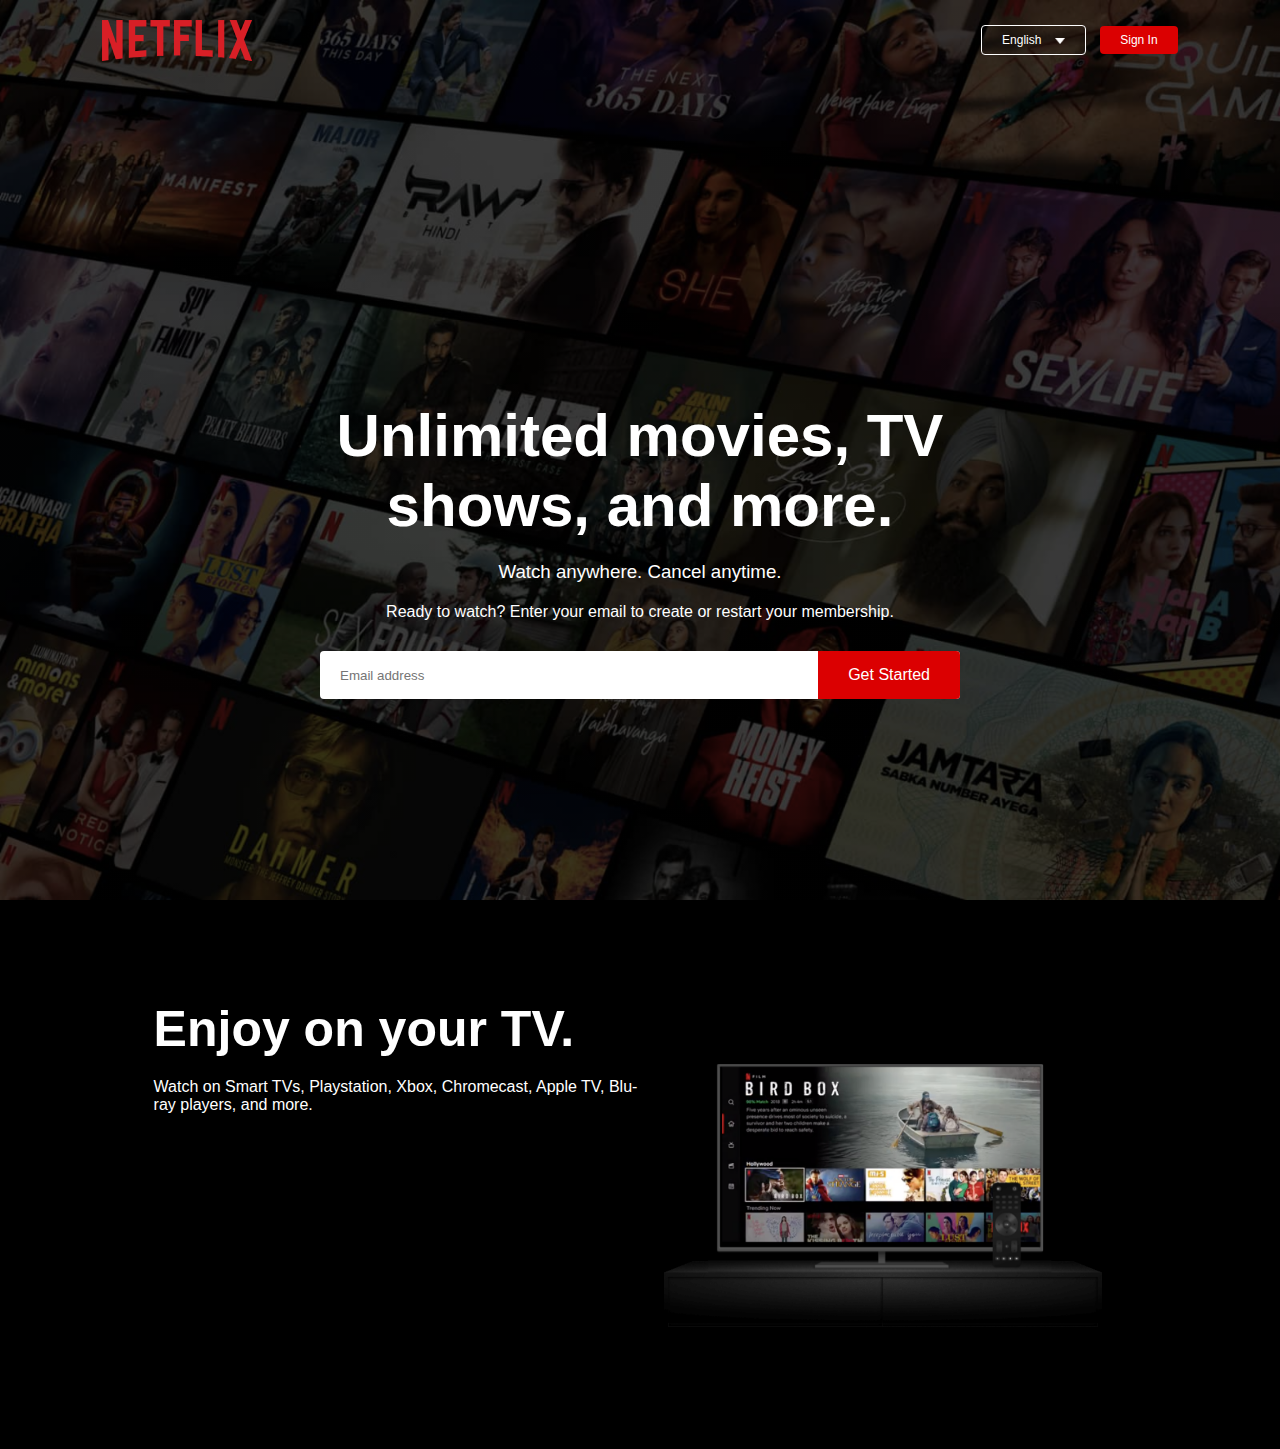
<file: index.html>
<!DOCTYPE html>
<html lang="en">
  <head>
    <meta charset="UTF-8" />
    <meta http-equiv="X-UA-Compatible" content="IE=edge" />
    <meta name="viewport" content="width=device-width, initial-scale=1.0" />
    <title>Netflix</title>
    <link rel="stylesheet" href="styles.css" />
    <!--
        <script src="https://cdn.tailwindcss.com"></script>
    -->
    <style>
      * {
        margin: 0;
        padding: 0;
        box-sizing: border-box;
        font-family: "Poppins", sans-serif;
      }
      body {
        background-color: #000;
        color: #fff;
      }

      .header{
        width: 100%;
        height: 100vh;
        background-image: linear-gradient(rgba(0,0,0,0.7), rgba(0,0,0,0.7)), url(./images/header-image.png);
        background-size: cover;
        background-position: center;
        padding: 10px 8%;
        position: relative;
      }

      nav {
        display: flex;
        justify-content: space-between;
        align-items: center;
        padding: 10px 0;
      }

      .logo {
        width: 150px;
        cursor: pointer;
      }

      nav button {
        background-color: #db0001;
        color: #fff;
        border: none;
        outline: 0;
        padding: 7px 20px;
        border-radius: 4px;
        font-size: 12px;
        margin-left: 10px;
        cursor: pointer;
      }

      .language-btn {
        background: transparent;
        color: #fff;
        border: 1px solid #fff;
        padding: 7px 20px;
      }

      .language-btn img {
        margin-left: 10px;
        width: 10px;
      }

      .email-setup {
        display: flex;
        justify-content: space-between;
        align-items: center;
        margin-top: 50px;
      }
      .header-content {
        position: absolute;
        top: 50%;
        left: 50%;
        transform: translate(-50%, -50%);
        text-align: center;
        margin-top: 100px;
      }

      .header-content h1 {
        font-size: 60px;
        font-weight: 600;
        margin-bottom: 20px;
        line-height: 70px;
        max-width: 650px;
      }
      .header-content h3 {
        font-weight: 400;
        margin-bottom: 20px;
      }

      .email-signup {
        display: flex;
        background: #fff;
        align-items: center;
        margin-top: 30px;
        border-radius: 4px;
        overflow: hidden;
      }

      .email-signup input {
        border: none;
        outline: none;
        margin-left: 20px;
        flex: 1;
      }

      .email-signup button {
        background: #db0001;
        color: #fff;
        border: none;
        outline: none;
        padding: 15px 30px;
        font-size: 16px;
        cursor: pointer;
      }
/* Features*/
      .features{
        font-size: 22px;
        padding: 50px 12%;
      }

        .features h2{
            font-size: 50px;
            font-weight: 600;
            margin-bottom: 20px;
        }

        .features p{
            font-size: 16px;
            font-weight: 400;
            margin-bottom: 20px;
        }

        .text-col{
            flex-basis: 50%;
            margin-bottom: 20px;
        }

        .img-col{
            flex-basis: 50%;
            margin-bottom: 20px;
        }

        .img-col img{
            width: 90%;
            display: block;
            margin: auto;
        }

        .row{
            display: flex;
            width: 100%;
            justify-content: space-between;
            flex-wrap: wrap;
            padding: 50px 0; 
        }
    </style>
  </head>
  <body>
    <div class="header">
      <nav>
        <img src="./images/logo.png" alt="Netflix logo" class="logo" />
        <div>
          <button class="language-btn">
            English <img src="./images/down-icon.png" alt="arrow icon" />
          </button>
          <button>Sign In</button>
        </div>
      </nav>

      <div class="header-content">
        <h1>Unlimited movies, TV shows, and more.</h1>
        <h3>Watch anywhere. Cancel anytime.</h3>

        <p>
          Ready to watch? Enter your email to create or restart your membership.
        </p>
        <form class="email-signup">
          <input type="email" placeholder="Email address" required />
          <button type="submit">Get Started</button>
        </form>
      </div>
    </div>
    <!-- end of header -->
    <div class="features">
      <div class="row">
        <div class="text-col">
          <h2>Enjoy on your TV.</h2>
          <p>
            Watch on Smart TVs, Playstation, Xbox, Chromecast, Apple TV, Blu-ray
            players, and more.
          </p>
        </div>
        <div class="img-col">
          <img src="./images/feature-1.png" alt="tv" />
      </div>
    </div>
  </body>
</html>
</file>
<file: styles.css>
*{
    margin: 0;
    padding: 0;
    box-sizing: border-box;
    font-family: 'Poppins', sans-serif;
}
body{
    background-color: #000;
    color: #fff;
}

nav{
    display:flex;
    justify-content: space-between;
    align-items: center;
    padding: 10px 0;
}

.logo{
    width: 150px;
    cursor: pointer;
}

nav button{
    background-color: #db0001;
    color: #fff;
    border: none;
    outline: 0;
    padding: 7px 20px;
    border-radius: 4px;
    font-size: 12px;
    margin-left: 10px;
    cursor: pointer; 
}

.language-btn{
    background: transparent;
    color: #fff;
    border: 1px solid #fff;
    padding: 7px 20px;
}

.language-btn img{
    margin-left: 10px;
    width: 10px;
}

.email-setup{
    display: flex;
    justify-content: space-between;
    align-items: center;
    margin-top: 50px;
}
.header-content{
    position: absolute;
    top: 50%;
    left: 50%;
    transform: translate(-50%,-50%);
    text-align: center;
    margin-top: 100px;
}
</file>
